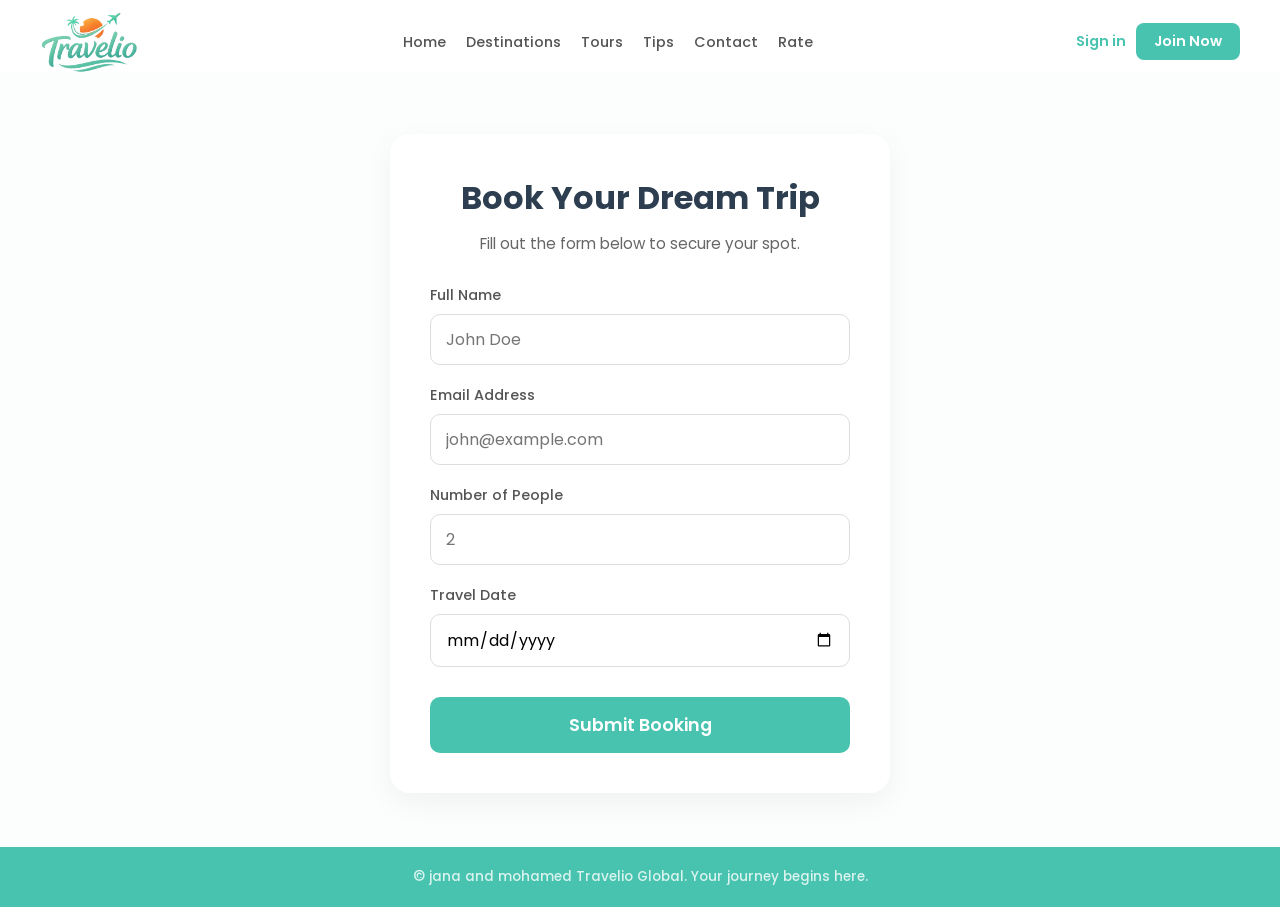
<file: Travel website/Booking.html>
<!doctype html>
<html lang="en">
  <head>
    <meta charset="UTF-8" />
    <meta name="viewport" content="width=device-width, initial-scale=1.0" />
    <title>Travelio - Booking</title>
    <link
      href="https://fonts.googleapis.com/css2?family=Poppins:wght@300;400;600;700&display=swap"
      rel="stylesheet"
    />
    <link rel="stylesheet" href="Styles/booking.css" />
  </head>
  <body>
    <!--  Navbar -->
    <iframe src="navbar.html" class="nav-iframe"></iframe>

    <div class="booking-container">
      <div class="booking-card">
        <h1>Book Your Dream Trip</h1>
        <p class="subtitle">Fill out the form below to secure your spot.</p>
        <form action="index.html" method="get">
          <div class="input-group">
            <label for="name">Full Name</label>
            <input type="text" id="name" placeholder="John Doe" required />
          </div>
          <div class="input-group">
            <label for="email">Email Address</label>
            <input
              type="email"
              id="email"
              placeholder="john@example.com"
              required
            />
          </div>
          <div class="input-group">
            <label for="people">Number of People</label>
            <input
              type="number"
              id="people"
              min="1"
              max="20"
              placeholder="2"
              required
            />
          </div>
          <div class="input-group">
            <label for="date">Travel Date</label>
            <input type="date" id="date" required />
          </div>
          <button type="submit" class="btn-submit">Submit Booking</button>
        </form>
      </div>
    </div>

    <!--  Footer -->
    <iframe src="footer.html" class="footer-iframe" scrolling="no"></iframe>
  </body>
</html>
</file>
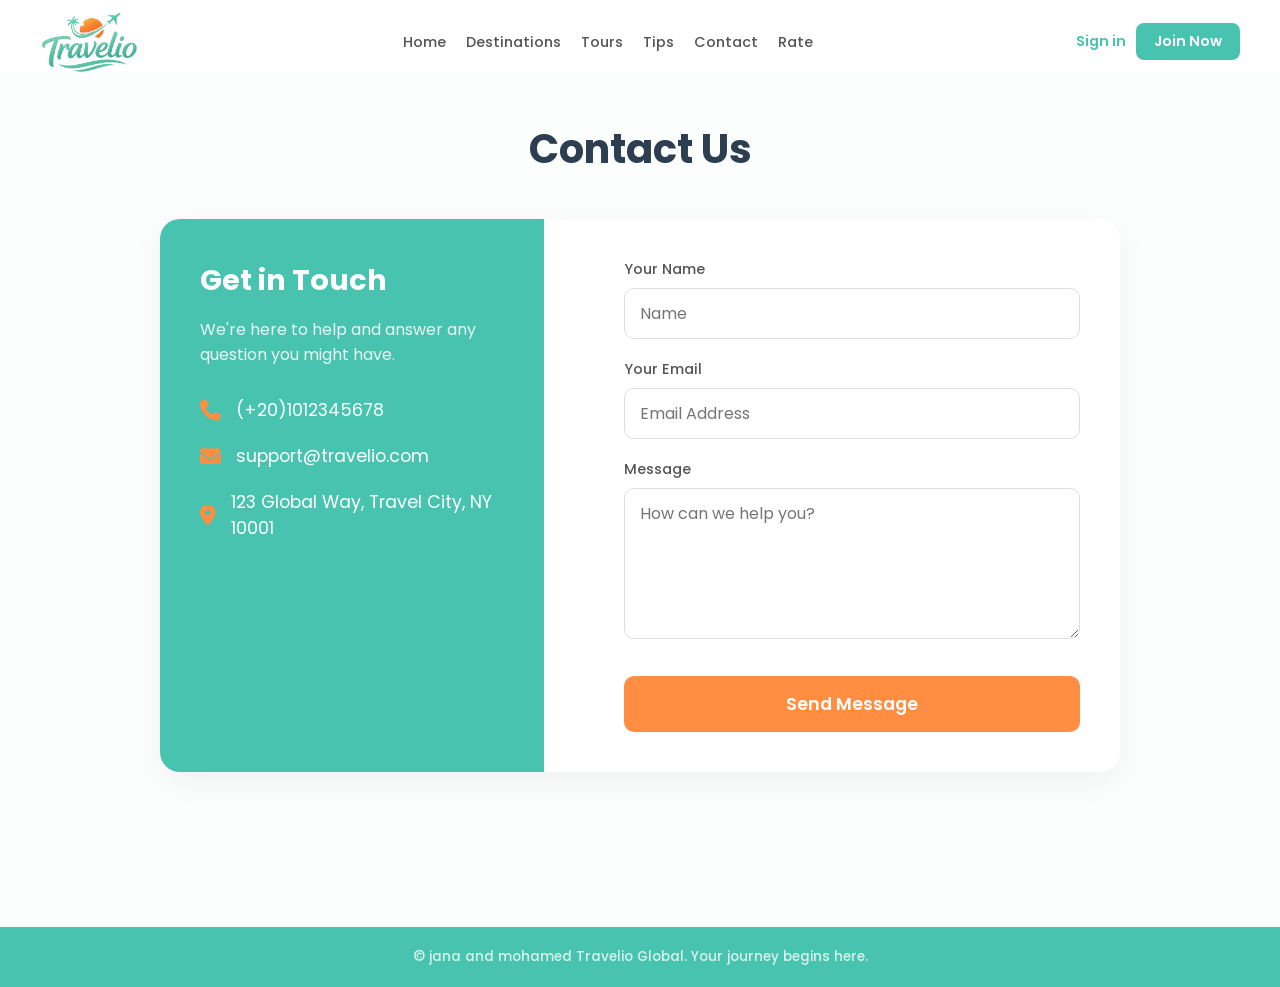
<file: Travel website/Contact.html>
<!doctype html>
<html lang="en">
  <head>
    <meta charset="UTF-8" />
    <meta name="viewport" content="width=device-width, initial-scale=1.0" />
    <title>Travelio - Contact Us</title>
    <link
      href="https://fonts.googleapis.com/css2?family=Poppins:wght@300;400;600;700&display=swap"
      rel="stylesheet"
    />
    <link
      rel="stylesheet"
      href="https://cdnjs.cloudflare.com/ajax/libs/font-awesome/6.4.2/css/all.min.css"
    />
    <link rel="stylesheet" href="Styles/contact.css" />
  </head>
  <body>
    <!--  Navbar -->
    <iframe src="navbar.html" class="nav-iframe"></iframe>

    <div class="contact-container">
      <h1 class="page-title">Contact Us</h1>

      <div class="contact-wrapper">
        <div class="contact-info">
          <h3>Get in Touch</h3>
          <p>We're here to help and answer any question you might have.</p>

          <div class="info-item">
            <i class="fa-solid fa-phone"></i>
            <span>(+20)1012345678</span>
          </div>
          <div class="info-item">
            <i class="fa-solid fa-envelope"></i>
            <span>support@travelio.com</span>
          </div>
          <div class="info-item">
            <i class="fa-solid fa-location-dot"></i>
            <span>123 Global Way, Travel City, NY 10001</span>
          </div>
        </div>

        <div class="contact-form">
          <form action="#" method="get">
            <div class="input-group">
              <label for="name">Your Name</label>
              <input type="text" id="name" placeholder="Name" required />
            </div>
            <div class="input-group">
              <label for="email">Your Email</label>
              <input
                type="email"
                id="email"
                placeholder="Email Address"
                required
              />
            </div>
            <div class="input-group">
              <label for="message">Message</label>
              <textarea
                id="message"
                rows="5"
                placeholder="How can we help you?"
                required
              ></textarea>
            </div>
            <button type="submit" class="btn-submit">Send Message</button>
          </form>
        </div>
      </div>
    </div>

    <!--  Footer -->
    <iframe src="footer.html" class="footer-iframe" scrolling="no"></iframe>
  </body>
</html>
</file>
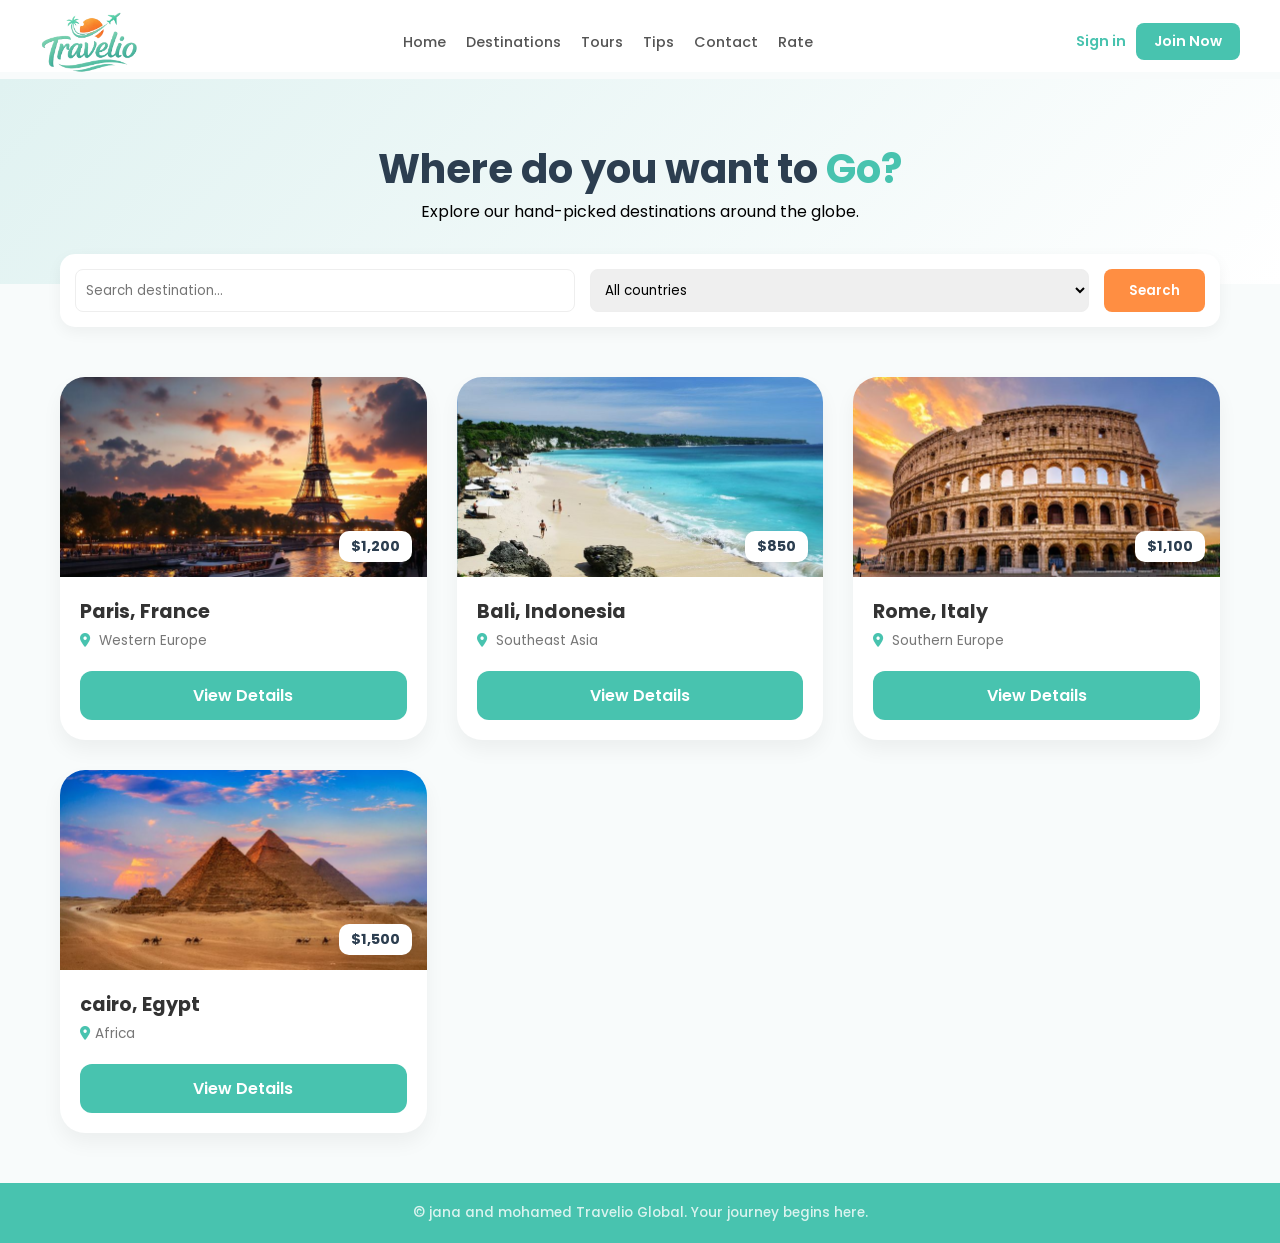
<file: Travel website/Destinations.html>
<!doctype html>
<html lang="en">
  <head>
    <meta charset="UTF-8" />
    <meta name="viewport" content="width=device-width, initial-scale=1.0" />
    <title>Travelio - Destinations</title>
    <link
      href="https://fonts.googleapis.com/css2?family=Poppins:wght@300;400;600;700&display=swap"
      rel="stylesheet"
    />
    <link
      rel="stylesheet"
      href="https://cdnjs.cloudflare.com/ajax/libs/font-awesome/6.4.2/css/all.min.css"
    />
    <link rel="stylesheet" href="Styles/destination.css" />
  </head>
  <body>
    <!--  Navbar -->
    <iframe src="navbar.html" class="nav-iframe" scrolling="no"></iframe>

    <header class="dest-hero">
      <h1>Where do you want to <span class="highlight">Go?</span></h1>
      <p>Explore our hand-picked destinations around the globe.</p>
    </header>

    <section class="container">
      <!-- Filter Bar -->
      <div class="filter-bar">
        <input type="text" placeholder="Search destination..." />
        <select>
          <option>All countries</option>
          <option>paris</option>
          <option>Egypt</option>
          <option>Rome</option>
          <option>Jaban</option>
          <option>America</option>
          <option>Bali</option>
        </select>
        <button class="filter-btn">Search</button>
      </div>

      <!-- Destination Grid -->
      <div class="dest-grid">
        <!-- Card 1 -->
        <div class="dest-card">
          <div class="dest-img" style="background-image: url(Img/paris.jfif)">
            <span class="price-tag">$1,200</span>
          </div>
          <div class="dest-info">
            <h3>Paris, France</h3>
            <p><i class="fa-solid fa-location-dot"></i> Western Europe</p>
            <a href="DestinationsDetails.html" class="view-btn">View Details</a>
          </div>
        </div>

        <!-- Card 2 -->
        <div class="dest-card">
          <div class="dest-img" style="background-image: url(Img/bali.jfif)">
            <span class="price-tag">$850</span>
          </div>
          <div class="dest-info">
            <h3>Bali, Indonesia</h3>
            <p><i class="fa-solid fa-location-dot"></i> Southeast Asia</p>
            <a href="DestinationsDetails.html" class="view-btn">View Details</a>
          </div>
        </div>

        <!-- Card 3 -->
        <div class="dest-card">
          <div class="dest-img" style="background-image: url(Img/rome.jfif)">
            <span class="price-tag">$1,100</span>
          </div>
          <div class="dest-info">
            <h3>Rome, Italy</h3>
            <p><i class="fa-solid fa-location-dot"></i> Southern Europe</p>
            <a href="DestinationsDetails.html" class="view-btn">View Details</a>
          </div>
        </div>

        <!-- Card 4 -->
        <div class="dest-card">
          <div class="dest-img" style="background-image: url(Img/egypt.jfif)">
            <span class="price-tag">$1,500</span>
          </div>
          <div class="dest-info">
            <h3>cairo, Egypt</h3>
            <p><i class="fa-solid fa-location-dot"></i>Africa</p>
            <a href="DestinationsDetails.html" class="view-btn">View Details</a>
          </div>
        </div>
      </div>
    </section>

    <!-- Shared Footer -->
    <iframe src="footer.html" class="footer-iframe" scrolling="no"></iframe>
  </body>
</html>
</file>
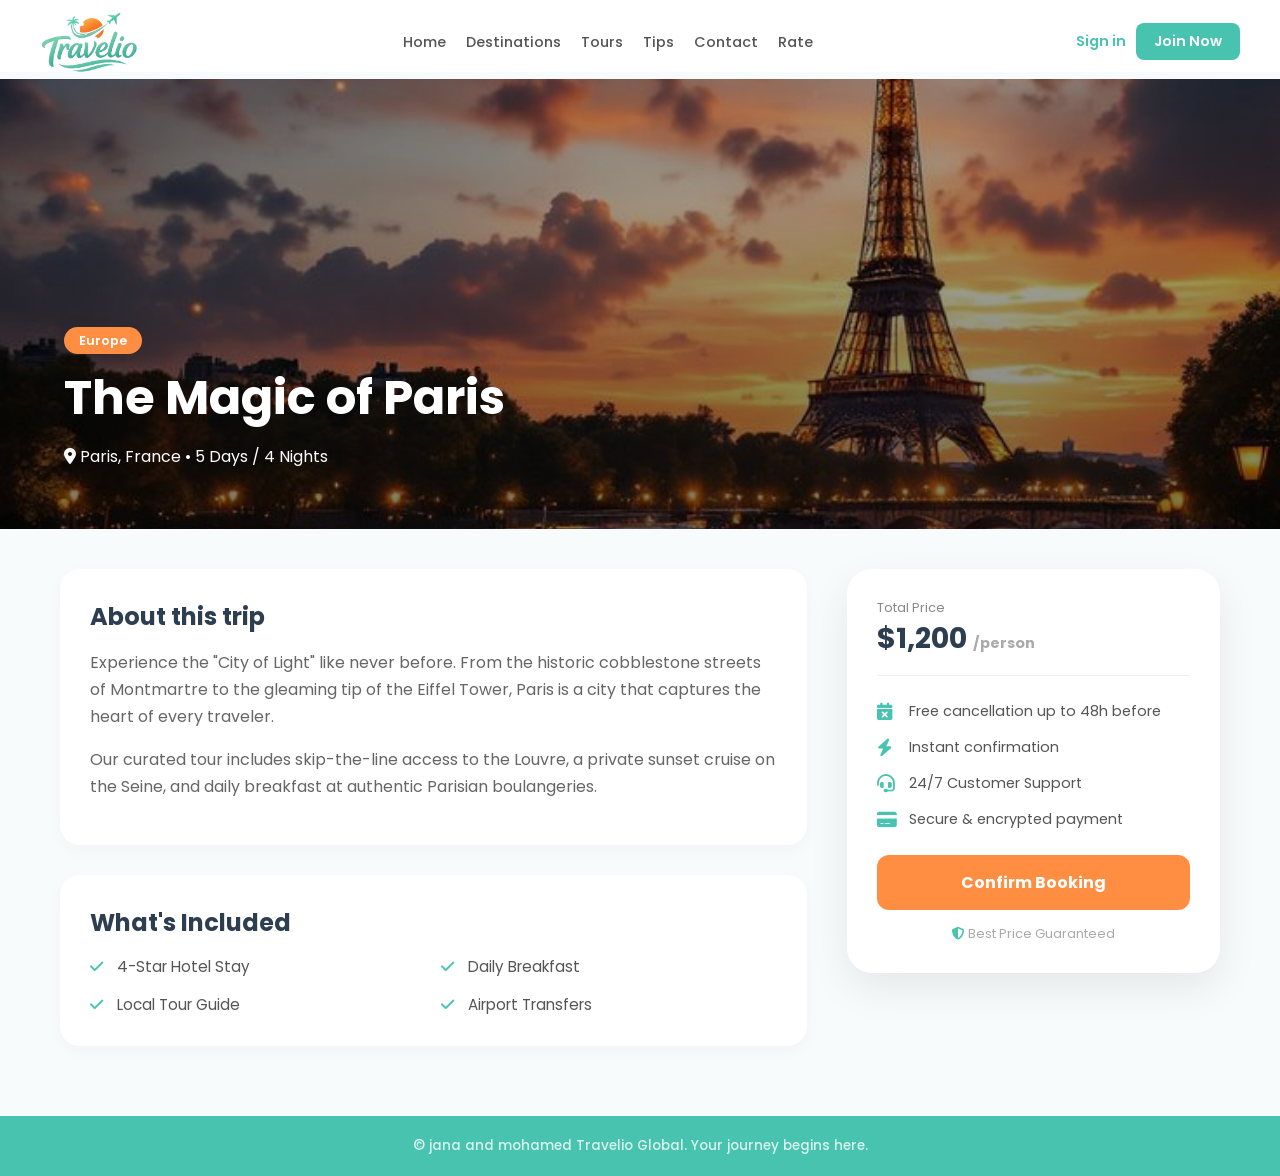
<file: Travel website/DestinationsDetails.html>
<!doctype html>
<html lang="en">
  <head>
    <meta charset="UTF-8" />
    <meta name="viewport" content="width=device-width, initial-scale=1.0" />
    <title>Travelio - Destination Details</title>
    <link
      href="https://fonts.googleapis.com/css2?family=Poppins:wght@300;400;600;700&display=swap"
      rel="stylesheet"
    />
    <link
      rel="stylesheet"
      href="https://cdnjs.cloudflare.com/ajax/libs/font-awesome/6.4.2/css/all.min.css"
    />
    <link rel="stylesheet" href="Styles/d_details.css" />
  </head>
  <body>
    <!--  Navbar -->
    <iframe src="navbar.html" class="nav-iframe" scrolling="no"></iframe>

    <!-- Hero Header -->
    <header
      class="details-hero"
      style="
        background-image:
          linear-gradient(rgba(0, 0, 0, 0.3), rgba(0, 0, 0, 0.5)),
          url(Img/paris.jfif);
      "
    >
      <div class="hero-text">
        <span class="category-tag">Europe</span>
        <h1>The Magic of Paris</h1>
        <p>
          <i class="fa-solid fa-location-dot"></i> Paris, France • 5 Days / 4
          Nights
        </p>
      </div>
    </header>

    <main class="details-container">
      <!-- Left Column -->
      <section class="info-column">
        <div class="card">
          <h2>About this trip</h2>
          <p>
            Experience the "City of Light" like never before. From the historic
            cobblestone streets of Montmartre to the gleaming tip of the Eiffel
            Tower, Paris is a city that captures the heart of every traveler.
          </p>
          <p>
            Our curated tour includes skip-the-line access to the Louvre, a
            private sunset cruise on the Seine, and daily breakfast at authentic
            Parisian boulangeries.
          </p>
        </div>

        <div class="card">
          <h2>What's Included</h2>
          <ul class="list">
            <li><i class="fa-solid fa-check"></i> 4-Star Hotel Stay</li>
            <li><i class="fa-solid fa-check"></i> Daily Breakfast</li>
            <li><i class="fa-solid fa-check"></i> Local Tour Guide</li>
            <li><i class="fa-solid fa-check"></i> Airport Transfers</li>
          </ul>
        </div>
      </section>

      <!-- Right Column: -->
      <aside class="booking-column">
        <div class="booking-card">
          <div class="price-header">
            <span class="label">Total Price</span>
            <span class="amount">$1,200 <small>/person</small></span>
          </div>

          <div class="booking-highlights">
            <div class="highlight-item">
              <i class="fa-solid fa-calendar-xmark"></i>
              <span>Free cancellation up to 48h before</span>
            </div>
            <div class="highlight-item">
              <i class="fa-solid fa-bolt"></i>
              <span>Instant confirmation</span>
            </div>
            <div class="highlight-item">
              <i class="fa-solid fa-headset"></i>
              <span>24/7 Customer Support</span>
            </div>
            <div class="highlight-item">
              <i class="fa-solid fa-credit-card"></i>
              <span>Secure & encrypted payment</span>
            </div>
          </div>

          <a href="Booking.html" class="book-btn">Confirm Booking</a>

          <p class="guarantee">
            <i class="fa-solid fa-shield-halved"></i> Best Price Guaranteed
          </p>
        </div>
      </aside>
    </main>

    <!-- Footer -->
    <iframe src="footer.html" class="footer-iframe" scrolling="no"></iframe>
  </body>
</html>
</file>
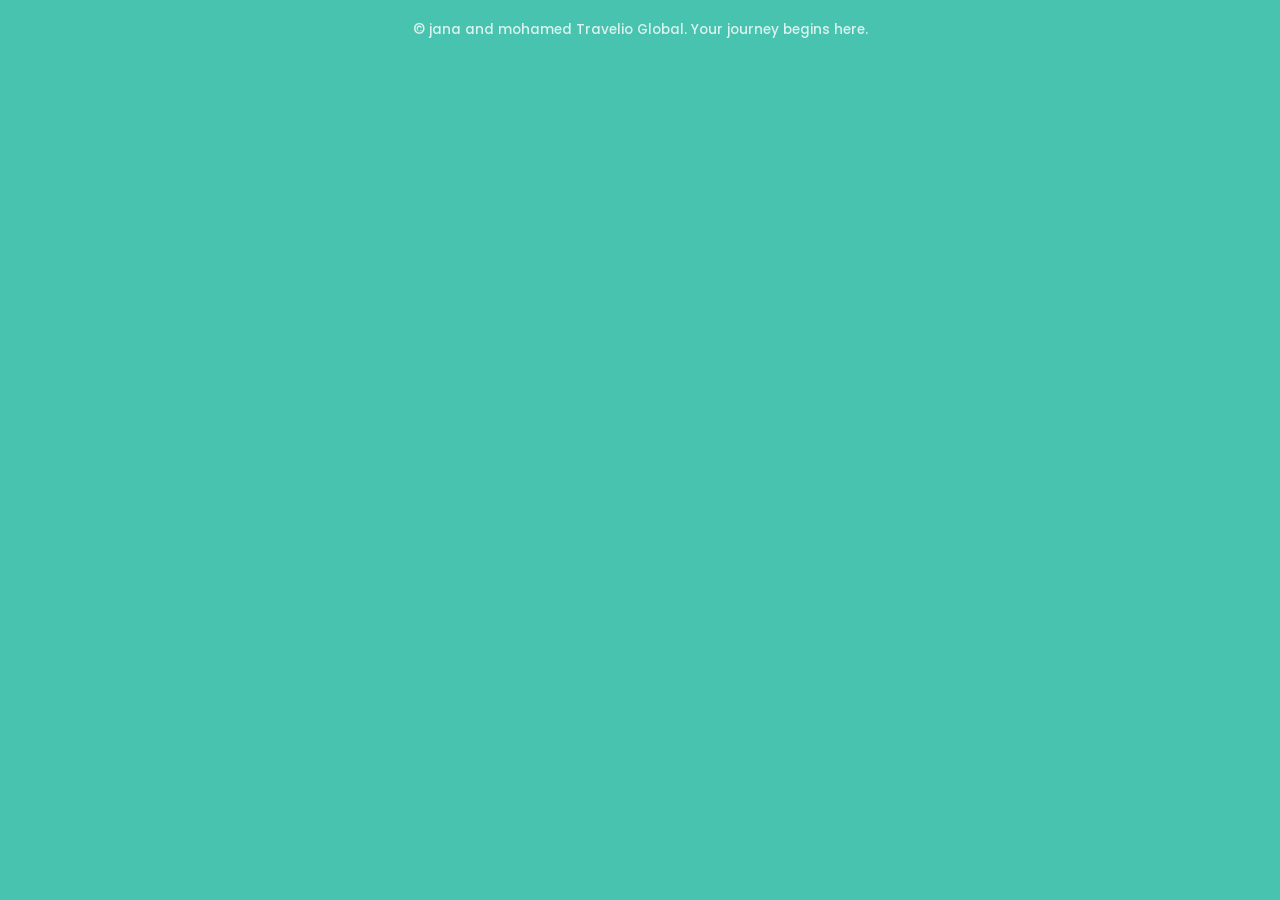
<file: Travel website/footer.html>
<!doctype html>
<html>
  <head>
    <link
      href="https://fonts.googleapis.com/css2?family=Poppins:wght@400&display=swap"
      rel="stylesheet"
    />
    <style>
      body {
        margin: 0;
        background: #48c3af;
        color: white;
        font-family: "Poppins", sans-serif;
        font-weight: 500;
        text-align: center;
      }
      .footer {
        padding: 20px;
        font-size: 0.85rem;
        opacity: 0.8;
      }
    </style>
  </head>
  <body>
    <div class="footer">
      &copy; jana and mohamed Travelio Global. Your journey begins here.
    </div>
  </body>
</html>
</file>
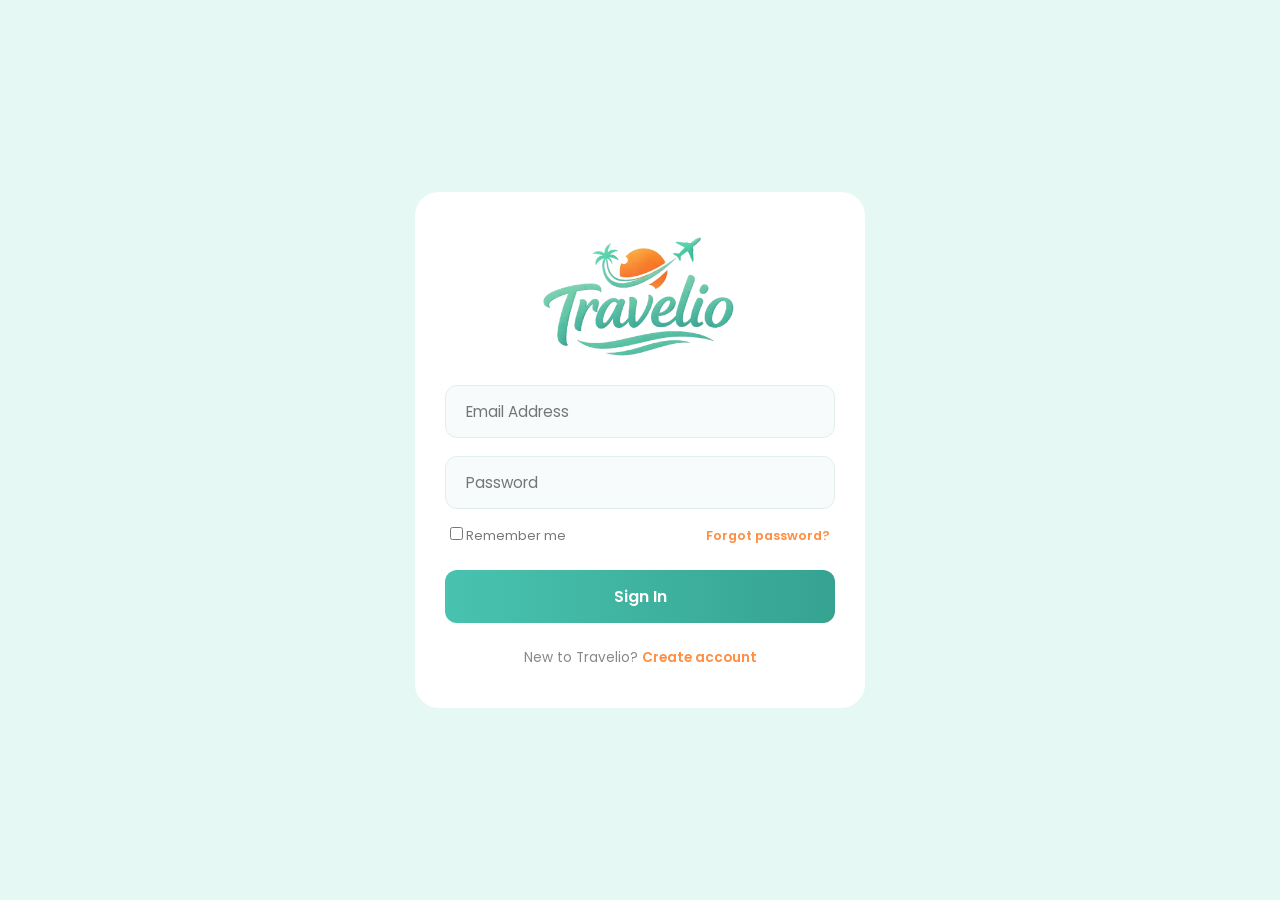
<file: Travel website/Login.html>
<!doctype html>
<html lang="en">
  <head>
    <meta charset="UTF-8" />
    <meta name="viewport" content="width=device-width, initial-scale=1.0" />
    <title>Travelio - Login</title>
    <link
      href="https://fonts.googleapis.com/css2?family=Poppins:wght@300;400;600&display=swap"
      rel="stylesheet"
    />
    <link rel="stylesheet" href="Styles/login.css" />
  </head>
  <body>
    <div class="login-card">
      <div class="logo-container">
        <img src="Img/logo.png" alt="Travelio Logo" class="logo" />
      </div>

      <form action="index.html" method="post">
        <div class="input-group">
          <input type="email" placeholder="Email Address" required />
        </div>

        <div class="input-group">
          <input type="password" placeholder="Password" required />
        </div>

        <div class="actions">
          <label><input type="checkbox" /> Remember me</label>
          <a href="#">Forgot password?</a>
        </div>

        <button type="submit" class="login-btn">Sign In</button>
      </form>

      <div class="create-account">
        <p>New to Travelio? <a href="Register.html">Create account</a></p>
      </div>
    </div>
  </body>
</html>
</file>
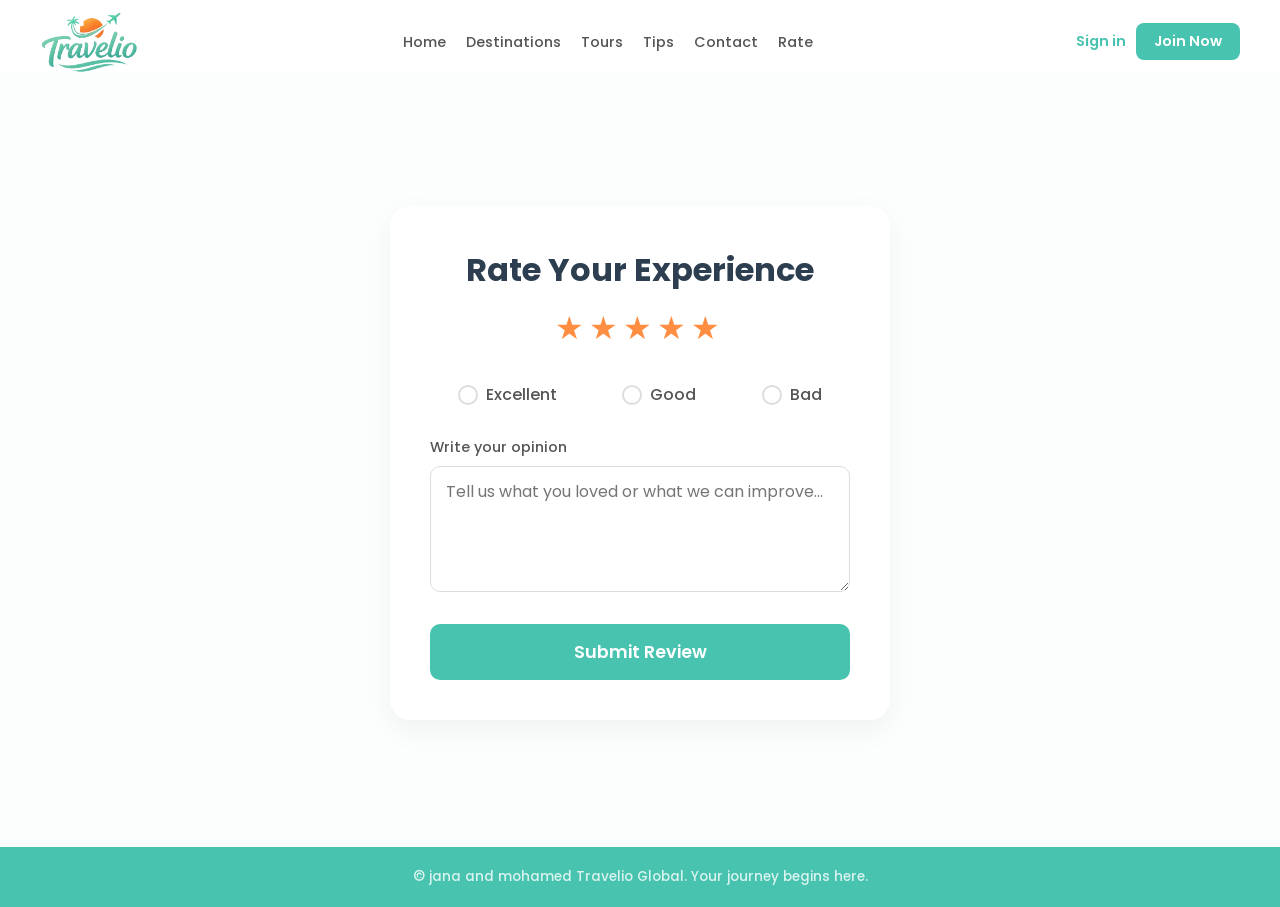
<file: Travel website/Rate.html>
<!doctype html>
<html lang="en">
  <head>
    <meta charset="UTF-8" />
    <meta name="viewport" content="width=device-width, initial-scale=1.0" />
    <title>Travelio - Rate Us</title>
    <link href="https://fonts.googleapis.com/css2?family=Poppins:wght@300;400;600;700&display=swap" rel="stylesheet" />
    <link rel="stylesheet" href="Styles/rate.css" />
  </head>
  <body>
    <!--  Navbar -->
    <iframe src="navbar.html" class="nav-iframe"></iframe>

    <div class="rate-container">
      <div class="rate-card">
        <h1>Rate Your Experience</h1>
        <div class="stars">
          <span style="color:#ff8e42">★</span><span style="color:#ff8e42">★</span><span style="color:#ff8e42">★</span><span style="color:#ff8e42">★</span><span style="color:#ff8e42">★</span>
        </div>
        
        <form action="#" method="get">
          <div class="radio-group">
            <label class="radio-option">
              <input type="radio" name="experience" value="Excellent" required>
              <span class="custom-radio"></span> Excellent
            </label>
            <label class="radio-option">
              <input type="radio" name="experience" value="Good">
              <span class="custom-radio"></span> Good
            </label>
            <label class="radio-option">
              <input type="radio" name="experience" value="Bad">
              <span class="custom-radio"></span> Bad
            </label>
          </div>
          
          <div class="input-group">
            <label for="feedback">Write your opinion</label>
            <textarea id="feedback" rows="4" placeholder="Tell us what you loved or what we can improve..." required></textarea>
          </div>
          
          <button type="submit" class="btn-submit">Submit Review</button>
        </form>
      </div>
    </div>

    <!--  Footer -->
    <iframe src="footer.html" class="footer-iframe" scrolling="no"></iframe>
  </body>
</html>
</file>
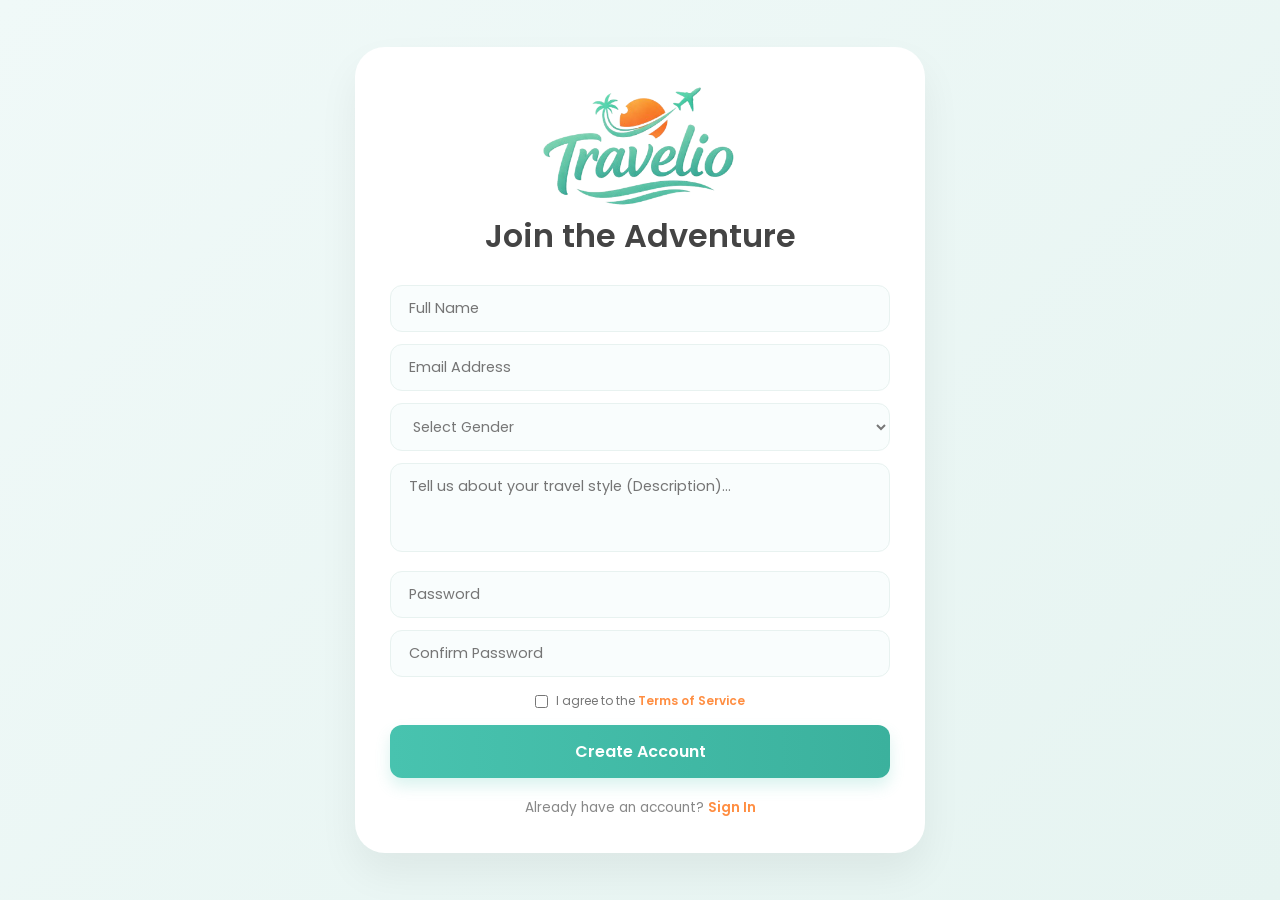
<file: Travel website/Register.html>
<!doctype html>
<html lang="en">
  <head>
    <meta charset="UTF-8" />
    <meta name="viewport" content="width=device-width, initial-scale=1.0" />
    <title>Travelio - Register</title>
    <link
      href="https://fonts.googleapis.com/css2?family=Poppins:wght@300;400;600&display=swap"
      rel="stylesheet"
    />
    <link rel="stylesheet" href="Styles/register.css" />
  </head>
  <body>
    <div class="register-card">
      <div class="logo-box">
        <img src="Img/logo.png" alt="Travelio Logo" class="logo" />
        <h2>Join the Adventure</h2>
      </div>

      <form action="index.html" method="post">
        <div class="input-row">
          <input type="text" placeholder="Full Name" required />
        </div>

        <div class="input-row">
          <input type="email" placeholder="Email Address" required />
        </div>

        <div class="input-row">
          <select id="gender" required>
            <option value="" disabled selected>Select Gender</option>
            <option value="male">Male</option>
            <option value="female">Female</option>
          </select>
        </div>

        <div class="input-row">
          <textarea
            placeholder="Tell us about your travel style (Description)..."
            rows="3"
          ></textarea>
        </div>

        <div class="input-row">
          <input type="password" placeholder="Password" required />
        </div>

        <div class="input-row">
          <input type="password" placeholder="Confirm Password" required />
        </div>

        <div class="terms-box">
          <input type="checkbox" id="terms" required />
          <label for="terms"
            >I agree to the <a href="#">Terms of Service</a></label
          >
        </div>

        <button type="submit" class="signup-btn">Create Account</button>
      </form>

      <div class="login-redirect">
        <p>Already have an account? <a href="login.html">Sign In</a></p>
      </div>
    </div>
  </body>
</html>
</file>
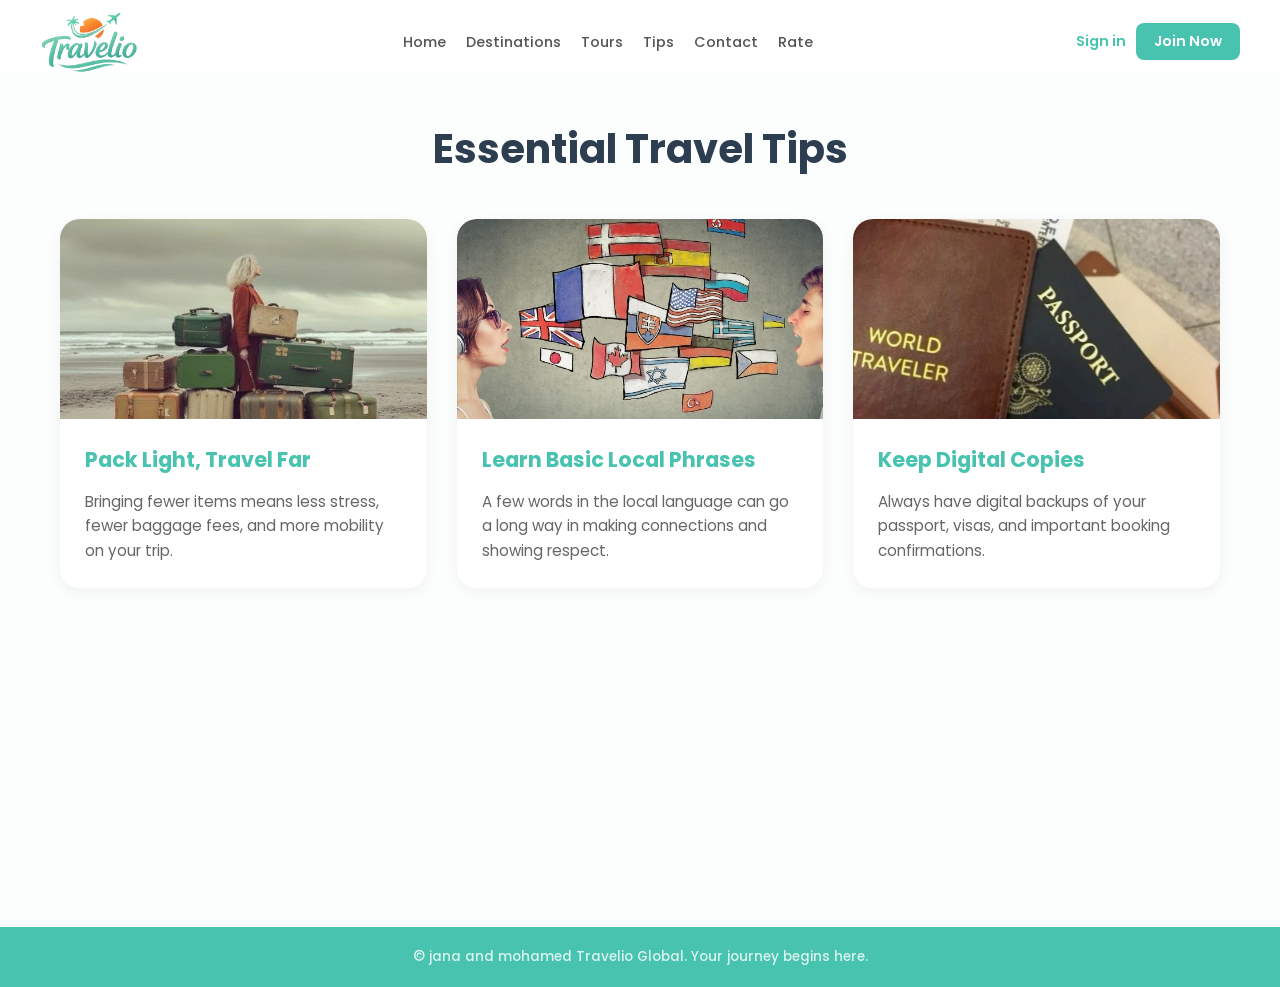
<file: Travel website/Tips.html>
<!doctype html>
<html lang="en">
  <head>
    <meta charset="UTF-8" />
    <meta name="viewport" content="width=device-width, initial-scale=1.0" />
    <title>Travelio - Travel Tips</title>
    <link
      href="https://fonts.googleapis.com/css2?family=Poppins:wght@300;400;600;700&display=swap"
      rel="stylesheet"
    />
    <link rel="stylesheet" href="Styles/tips.css" />
  </head>
  <body>
    <!--  Navbar -->
    <iframe src="navbar.html" class="nav-iframe"></iframe>

    <div class="tips-container">
      <h1 class="page-title">Essential Travel Tips</h1>

      <div class="tips-grid">
        <article class="tip-card">
          <div
            class="tip-img"
            style="background-image: url(&quot;Img/pack.jfif&quot;)"
          ></div>
          <div class="tip-content">
            <h3>Pack Light, Travel Far</h3>
            <p>
              Bringing fewer items means less stress, fewer baggage fees, and
              more mobility on your trip.
            </p>
          </div>
        </article>
        <article class="tip-card">
          <div
            class="tip-img"
            style="background-image: url(&quot;Img/language.jfif&quot;)"
          ></div>
          <div class="tip-content">
            <h3>Learn Basic Local Phrases</h3>
            <p>
              A few words in the local language can go a long way in making
              connections and showing respect.
            </p>
          </div>
        </article>
        <article class="tip-card">
          <div
            class="tip-img"
            style="background-image: url(&quot;Img/passport.jfif&quot;)"
          ></div>
          <div class="tip-content">
            <h3>Keep Digital Copies</h3>
            <p>
              Always have digital backups of your passport, visas, and important
              booking confirmations.
            </p>
          </div>
        </article>
      </div>
    </div>

    <!--  Footer -->
    <iframe src="footer.html" class="footer-iframe" scrolling="no"></iframe>
  </body>
</html>
</file>
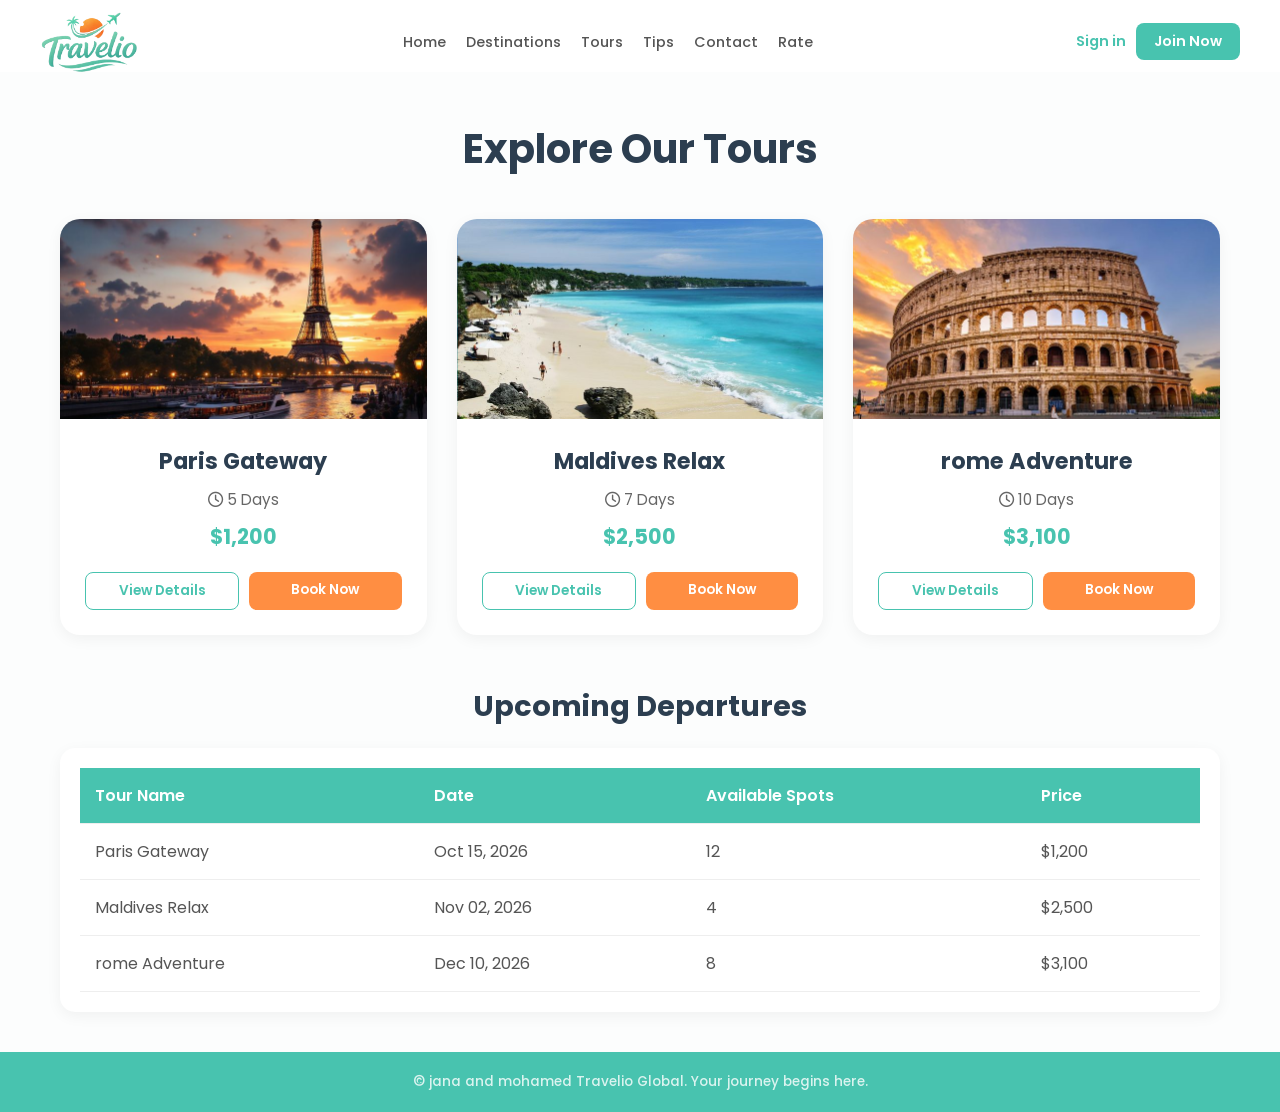
<file: Travel website/Tours.html>
<!doctype html>
<html lang="en">
  <head>
    <meta charset="UTF-8" />
    <meta name="viewport" content="width=device-width, initial-scale=1.0" />
    <title>Travelio - Tours</title>
    <link
      href="https://fonts.googleapis.com/css2?family=Poppins:wght@300;400;600;700&display=swap"
      rel="stylesheet"
    />
    <link
      rel="stylesheet"
      href="https://cdnjs.cloudflare.com/ajax/libs/font-awesome/6.4.2/css/all.min.css"
    />
    <link rel="stylesheet" href="Styles/tours.css" />
  </head>
  <body>
    <!--  Navbar -->
    <iframe src="navbar.html" class="nav-iframe"></iframe>

    <div class="tours-container">
      <h1 class="page-title">Explore Our Tours</h1>

      <div class="cards-grid">
        <div class="tour-card">
          <div
            class="tour-img"
            style="background-image: url(Img/paris.jfif)"
          ></div>
          <div class="tour-info">
            <h3>Paris Gateway</h3>
            <p><i class="fa-regular fa-clock"></i> 5 Days</p>
            <p class="price">$1,200</p>
            <div class="tour-actions">
              <a href="ToursDetails.html" class="btn-view">View Details</a>
              <a href="Booking.html" class="btn-book-now">Book Now</a>
            </div>
          </div>
        </div>
        <div class="tour-card">
          <div
            class="tour-img"
            style="background-image: url(Img/bali.jfif)"
          ></div>
          <div class="tour-info">
            <h3>Maldives Relax</h3>
            <p><i class="fa-regular fa-clock"></i> 7 Days</p>
            <p class="price">$2,500</p>
            <div class="tour-actions">
              <a href="ToursDetails.html" class="btn-view">View Details</a>
              <a href="Booking.html" class="btn-book-now">Book Now</a>
            </div>
          </div>
        </div>
        <div class="tour-card">
          <div
            class="tour-img"
            style="background-image: url(Img/rome.jfif)"
          ></div>
          <div class="tour-info">
            <h3>rome Adventure</h3>
            <p><i class="fa-regular fa-clock"></i> 10 Days</p>
            <p class="price">$3,100</p>
            <div class="tour-actions">
              <a href="ToursDetails.html" class="btn-view">View Details</a>
              <a href="Booking.html" class="btn-book-now">Book Now</a>
            </div>
          </div>
        </div>
      </div>

      <h2 class="section-title">Upcoming Departures</h2>
      <div class="table-container">
        <table class="tours-table">
          <thead>
            <tr>
              <th>Tour Name</th>
              <th>Date</th>
              <th>Available Spots</th>
              <th>Price</th>
            </tr>
          </thead>
          <tbody>
            <tr>
              <td>Paris Gateway</td>
              <td>Oct 15, 2026</td>
              <td>12</td>
              <td>$1,200</td>
            </tr>
            <tr>
              <td>Maldives Relax</td>
              <td>Nov 02, 2026</td>
              <td>4</td>
              <td>$2,500</td>
            </tr>
            <tr>
              <td>rome Adventure</td>
              <td>Dec 10, 2026</td>
              <td>8</td>
              <td>$3,100</td>
            </tr>
          </tbody>
        </table>
      </div>
    </div>

    <!--  Footer -->
    <iframe src="footer.html" class="footer-iframe" scrolling="no"></iframe>
  </body>
</html>
</file>
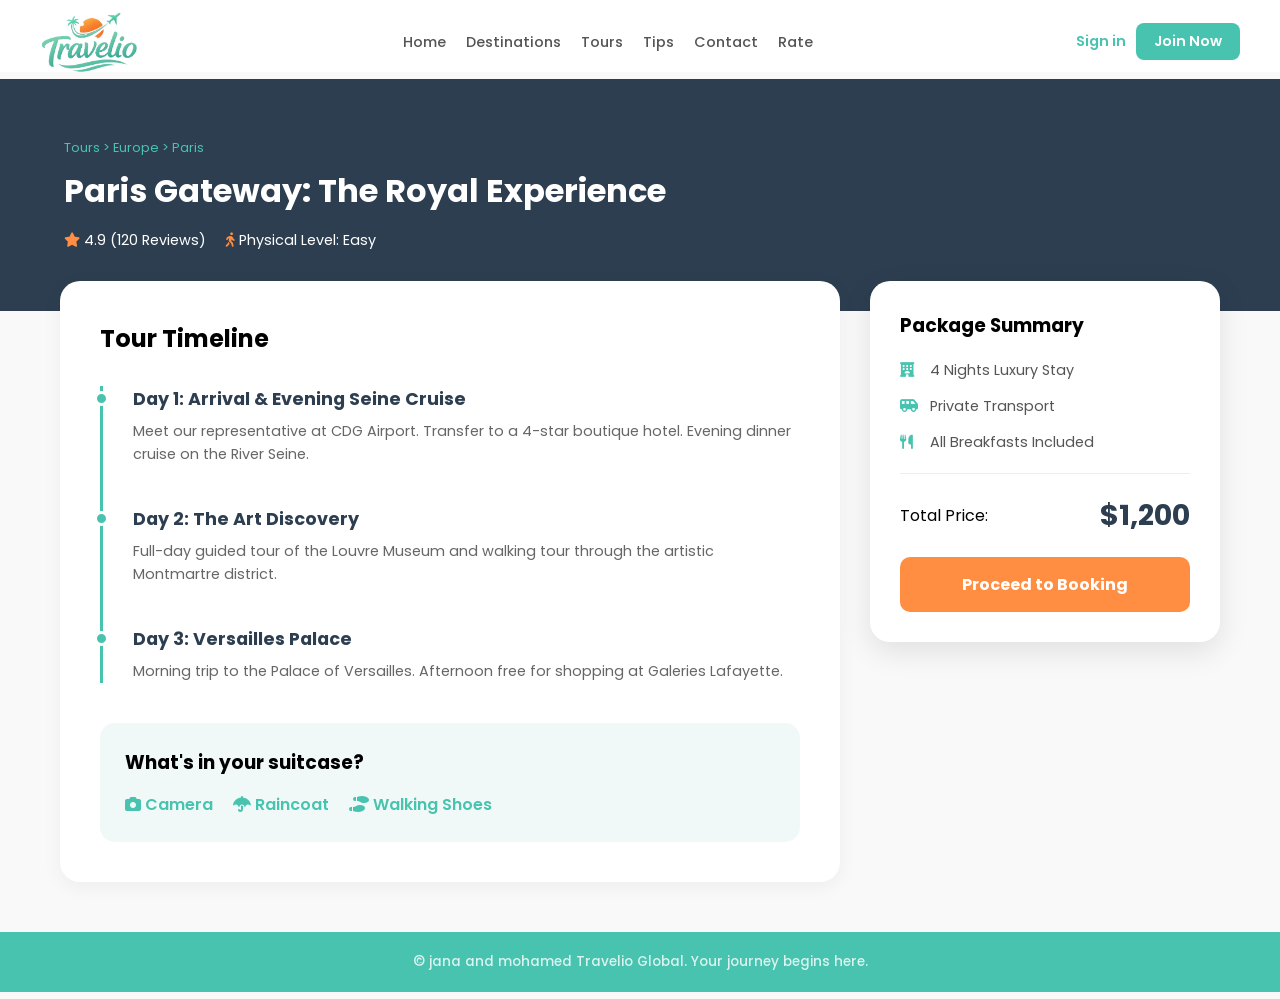
<file: Travel website/ToursDetails.html>
<!doctype html>
<html lang="en">
  <head>
    <meta charset="UTF-8" />
    <title>Travelio - Tour Details</title>
    <link
      href="https://fonts.googleapis.com/css2?family=Poppins:wght@300;400;600;700&display=swap"
      rel="stylesheet"
    />
    <link
      rel="stylesheet"
      href="https://cdnjs.cloudflare.com/ajax/libs/font-awesome/6.4.2/css/all.min.css"
    />
    <link rel="stylesheet" href="Styles/tour_details.css" />
  </head>
  <body>
    <iframe src="navbar.html" class="nav-iframe"></iframe>

    <div class="tour-header-section">
      <div class="header-content">
        <div class="tour-path">Tours > Europe > Paris</div>
        <h1>Paris Gateway: The Royal Experience</h1>
        <div class="tour-meta">
          <span><i class="fa-solid fa-star"></i> 4.9 (120 Reviews)</span>
          <span
            ><i class="fa-solid fa-person-walking"></i> Physical Level:
            Easy</span
          >
        </div>
      </div>
    </div>

    <main class="tour-main">
      <div class="tour-content">
        <section class="itinerary-section">
          <h2>Tour Timeline</h2>
          <div class="timeline">
            <div class="timeline-item">
              <div class="dot"></div>
              <div class="time-info">
                <h3>Day 1: Arrival & Evening Seine Cruise</h3>
                <p>
                  Meet our representative at CDG Airport. Transfer to a 4-star
                  boutique hotel. Evening dinner cruise on the River Seine.
                </p>
              </div>
            </div>
            <div class="timeline-item">
              <div class="dot"></div>
              <div class="time-info">
                <h3>Day 2: The Art Discovery</h3>
                <p>
                  Full-day guided tour of the Louvre Museum and walking tour
                  through the artistic Montmartre district.
                </p>
              </div>
            </div>
            <div class="timeline-item">
              <div class="dot"></div>
              <div class="time-info">
                <h3>Day 3: Versailles Palace</h3>
                <p>
                  Morning trip to the Palace of Versailles. Afternoon free for
                  shopping at Galeries Lafayette.
                </p>
              </div>
            </div>
          </div>
        </section>

        <section class="packing-section">
          <h3>What's in your suitcase?</h3>
          <div class="packing-grid">
            <span><i class="fa-solid fa-camera"></i> Camera</span>
            <span><i class="fa-solid fa-umbrella"></i> Raincoat</span>
            <span><i class="fa-solid fa-shoe-prints"></i> Walking Shoes</span>
          </div>
        </section>
      </div>

      <aside class="tour-sidebar">
        <div class="summary-card">
          <h3>Package Summary</h3>
          <ul class="summary-list">
            <li><i class="fa-solid fa-hotel"></i> 4 Nights Luxury Stay</li>
            <li><i class="fa-solid fa-van-shuttle"></i> Private Transport</li>
            <li>
              <i class="fa-solid fa-utensils"></i> All Breakfasts Included
            </li>
          </ul>
          <div class="price-box">
            <span>Total Price:</span>
            <span class="final-price">$1,200</span>
          </div>
          <a href="Booking.html" class="full-book-btn">Proceed to Booking</a>
        </div>
      </aside>
    </main>

    <iframe src="footer.html" class="footer-iframe" scrolling="no"></iframe>
  </body>
</html>
</file>
<file: Travel website/Styles/booking.css>
* { margin: 0; padding: 0; box-sizing: border-box; font-family: "Poppins", sans-serif; }
body { background-color: #fcfdfd; overflow-x: hidden; }

/* Iframe styles */
.nav-iframe { width: 100%; height: 72px; border: none; position: sticky; top: 0; z-index: 1000; }
@media (max-width: 850px) { .nav-iframe { height: 120px; } }
.footer-iframe { width: 100%; height: 60px; border: none; display: block; }

/* Booking Page */
.booking-container { min-height: calc(100vh - 132px); display: flex; justify-content: center; align-items: center; padding: 40px 20px; }
.booking-card { background: white; padding: 40px; border-radius: 20px; box-shadow: 0 10px 30px rgba(0,0,0,0.05); width: 100%; max-width: 500px; text-align: center; }
.booking-card h1 { color: #2c3e50; font-size: 2rem; margin-bottom: 10px; }
.subtitle { color: #666; margin-bottom: 30px; font-size: 0.95rem; }

.input-group { text-align: left; margin-bottom: 20px; }
.input-group label { display: block; margin-bottom: 8px; font-weight: 500; color: #555; font-size: 0.9rem; }
.input-group input { width: 100%; padding: 12px 15px; border: 1px solid #ddd; border-radius: 10px; font-size: 1rem; transition: 0.3s; outline: none; }
.input-group input:focus { border-color: #48c3af; box-shadow: 0 0 0 3px rgba(72, 195, 175, 0.2); }

.btn-submit { width: 100%; padding: 15px; background: #48c3af; color: white; border: none; border-radius: 10px; font-size: 1.1rem; font-weight: 600; cursor: pointer; transition: 0.3s; margin-top: 10px; }
.btn-submit:hover { background: #3ba896; }
</file>
<file: Travel website/Styles/contact.css>
* { margin: 0; padding: 0; box-sizing: border-box; font-family: "Poppins", sans-serif; }
body { background-color: #fcfdfd; overflow-x: hidden; }

/* Iframe styles */
.nav-iframe { width: 100%; height: 72px; border: none; position: sticky; top: 0; z-index: 1000; }
@media (max-width: 850px) { .nav-iframe { height: 120px; } }
.footer-iframe { width: 100%; height: 60px; border: none; display: block; }

/* Contact Page */
.contact-container { max-width: 1000px; margin: 40px auto; padding: 0 20px; min-height: calc(100vh - 132px); }
.page-title { text-align: center; color: #2c3e50; font-size: 2.5rem; margin-bottom: 40px; }

.contact-wrapper { display: flex; gap: 40px; background: white; border-radius: 20px; box-shadow: 0 10px 30px rgba(0,0,0,0.05); overflow: hidden; }
@media (max-width: 768px) { .contact-wrapper { flex-direction: column; } }

.contact-info { background: #48c3af; color: white; padding: 40px; flex: 1; }
.contact-info h3 { font-size: 1.8rem; margin-bottom: 15px; }
.contact-info p { margin-bottom: 30px; opacity: 0.9; }
.info-item { display: flex; align-items: center; gap: 15px; margin-bottom: 20px; font-size: 1.1rem; }
.info-item i { font-size: 1.3rem; color: #ff8e42; }

.contact-form { padding: 40px; flex: 1.5; }
.input-group { margin-bottom: 20px; }
.input-group label { display: block; margin-bottom: 8px; font-weight: 500; color: #555; font-size: 0.9rem; }
.input-group input, .input-group textarea { width: 100%; padding: 12px 15px; border: 1px solid #ddd; border-radius: 10px; font-size: 1rem; transition: 0.3s; outline: none; resize: vertical; }
.input-group input:focus, .input-group textarea:focus { border-color: #48c3af; box-shadow: 0 0 0 3px rgba(72, 195, 175, 0.2); }

.btn-submit { width: 100%; padding: 15px; background: #ff8e42; color: white; border: none; border-radius: 10px; font-size: 1.1rem; font-weight: 600; cursor: pointer; transition: 0.3s; margin-top: 10px; }
.btn-submit:hover { background: #e07a34; }
</file>
<file: Travel website/Styles/destination.css>
* {
  margin: 0;
  padding: 0;
  box-sizing: border-box;
  font-family: "Poppins", sans-serif;
}

body {
  background-color: #f8fbfb;
}

/* Iframes */
.nav-iframe {
  width: 100%;
  height: 72px;
  border: none;
  position: sticky;
  top: 0;
  z-index: 1000;
}

@media (max-width: 850px) {
  .nav-iframe {
    height: 120px;
  }
}
.footer-iframe {
  width: 100%;
  height: 60px;
  border: none;
  display: block;
  margin-top: 50px;
}

/* Hero */
.dest-hero {
  background: linear-gradient(135deg, #e0f2f1 0%, #ffffff 100%);
  padding: 60px 20px;
  text-align: center;
}

.dest-hero h1 {
  font-size: 2.5rem;
  color: #2c3e50;
}
.highlight {
  color: #48c3af;
}

/* Container */
.container {
  max-width: 1200px;
  margin: 0 auto;
  padding: 0 20px;
}

/* Filter Bar */
.filter-bar {
  display: flex;
  gap: 15px;
  background: white;
  padding: 15px;
  border-radius: 15px;
  box-shadow: 0 5px 15px rgba(0, 0, 0, 0.05);
  margin-top: -30px;
  margin-bottom: 50px;
}

.filter-bar input,
.filter-bar select {
  flex: 1;
  padding: 10px;
  border: 1px solid #eee;
  border-radius: 8px;
  outline: none;
}

.filter-btn {
  background: #ff8e42;
  color: white;
  border: none;
  padding: 10px 25px;
  border-radius: 8px;
  font-weight: 600;
  cursor: pointer;
}

/* Destination Grid */
.dest-grid {
  display: grid;
  grid-template-columns: repeat(auto-fit, minmax(280px, 1fr));
  gap: 30px;
}

/* Card Styling */
.dest-card {
  background: white;
  border-radius: 25px;
  overflow: hidden;
  box-shadow: 0 10px 20px rgba(0, 0, 0, 0.05);
  transition: transform 0.3s;
}

.dest-card:hover {
  transform: translateY(-10px);
}

.dest-img {
  height: 200px;
  background-size: cover;
  background-position: center;
  position: relative;
}

.price-tag {
  position: absolute;
  bottom: 15px;
  right: 15px;
  background: white;
  color: #2c3e50;
  padding: 5px 12px;
  border-radius: 10px;
  font-weight: 700;
  font-size: 0.9rem;
  box-shadow: 0 4px 10px rgba(0, 0, 0, 0.1);
}

.dest-info {
  padding: 20px;
}

.dest-info h3 {
  font-size: 1.2rem;
  color: #333;
  margin-bottom: 5px;
}

.dest-info p {
  font-size: 0.85rem;
  color: #777;
  margin-bottom: 20px;
}

.dest-info i {
  color: #48c3af;
  margin-right: 5px;
}

.view-btn {
  display: block;
  text-align: center;
  text-decoration: none;
  width: 100%;
  padding: 12px;
  background: #48c3af;
  color: white;
  border: none;
  border-radius: 12px;
  font-weight: 600;
  cursor: pointer;
  transition: 0.3s;
}

.view-btn:hover {
  background: #3bb19d;
  color: white;
}

/* Mobile Responsive */
@media (max-width: 600px) {
  .filter-bar {
    flex-direction: column;
    margin-top: 0;
  }
}
</file>
<file: Travel website/Styles/d_details.css>
* {
  margin: 0;
  padding: 0;
  box-sizing: border-box;
  font-family: "Poppins", sans-serif;
}

body {
  background-color: #f8fbfb;
  color: #444;
}

/* Iframes */
.nav-iframe {
  width: 100%;
  height: 72px;
  border: none;
  position: sticky;
  top: 0;
  z-index: 1000;
}

@media (max-width: 850px) {
  .nav-iframe {
    height: 120px;
  }
}
.footer-iframe {
  width: 100%;
  height: 60px;
  border: none;
  display: block;
}

/* Hero Section */
.details-hero {
  height: 450px;
  background-size: cover;
  background-position: center;
  display: flex;
  align-items: flex-end;
  padding: 60px 5%;
  color: white;
}

.hero-text h1 {
  font-size: 3rem;
  margin: 10px 0;
}
.category-tag {
  background: #ff8e42;
  padding: 5px 15px;
  border-radius: 20px;
  font-size: 0.8rem;
  font-weight: 600;
}

/* Layout Container */
.details-container {
  max-width: 1200px;
  margin: 40px auto;
  padding: 0 20px;
  display: flex;
  gap: 40px;
}

.info-column {
  flex: 2;
}
.booking-column {
  flex: 1;
}

/* Cards Styling */
.card {
  background: white;
  padding: 30px;
  border-radius: 20px;
  margin-bottom: 30px;
  box-shadow: 0 5px 15px rgba(0, 0, 0, 0.03);
}

.card h2 {
  color: #2c3e50;
  margin-bottom: 15px;
  font-size: 1.5rem;
}
.card p {
  line-height: 1.7;
  color: #666;
  margin-bottom: 15px;
}

.list {
  list-style: none;
  display: grid;
  grid-template-columns: 1fr 1fr;
  gap: 15px;
}
.list li {
  font-size: 0.95rem;
  color: #555;
}
.list i {
  color: #48c3af;
  margin-right: 10px;
}

/* Booking Widget */
.booking-card {
  background: white;
  padding: 30px;
  border-radius: 25px;
  box-shadow: 0 15px 40px rgba(0, 0, 0, 0.08);
  position: sticky;
  top: 100px;
}

.price-header {
  margin-bottom: 25px;
  border-bottom: 1px solid #eee;
  padding-bottom: 15px;
}
.price-header .label {
  display: block;
  color: #888;
  font-size: 0.8rem;
}
.price-header .amount {
  font-size: 1.8rem;
  font-weight: 700;
  color: #2c3e50;
}
.price-header small {
  font-size: 0.9rem;
  color: #aaa;
}

.booking-highlights {
  margin-bottom: 25px;
  text-align: left;
}

.highlight-item {
  display: flex;
  align-items: center;
  gap: 12px;
  margin-bottom: 15px;
  font-size: 0.9rem;
  color: #555;
}

.highlight-item i {
  color: #48c3af;
  width: 20px;
  font-size: 1.1rem;
}

.book-btn {
  display: block;
  text-align: center;
  text-decoration: none;
  width: 100%;
  padding: 15px;
  background: #ff8e42;
  color: white;
  border-radius: 12px;
  font-size: 1rem;
  font-weight: 700;
}

.guarantee {
  text-align: center;
  font-size: 0.8rem;
  color: #aaa;
  margin-top: 15px;
}
.guarantee i {
  color: #48c3af;
}

/* Responsive */
@media (max-width: 900px) {
  .details-container {
    flex-direction: column;
  }
  .booking-card {
    position: static;
  }
}
</file>
<file: Travel website/Styles/login.css>
/* General Setup */
* {
  margin: 0;
  padding: 0;
  box-sizing: border-box;
  font-family: "Poppins", sans-serif;
}

body {
  background-color: #e6f8f4;
  height: 100vh;
  display: flex;
  justify-content: center;
  align-items: center;
}

.login-card {
  background: #ffffff;
  width: 100%;
  max-width: 450px;
  padding: 40px 30px;
  border-radius: 24px;
  text-align: center;
}

/* Logo Styling */

.logo {
  width: 200px; /* Adjust based on your image size */
  height: auto;
  margin-bottom: 20px;
}

/* Form Styling */
.input-group {
  margin-bottom: 18px;
}

.input-group input {
  width: 100%;
  padding: 14px 20px;
  background-color: #f8fbfb;
  border: 1.5px solid #e0eeee;
  border-radius: 12px;
  outline: none;
  font-size: 0.95rem;
  transition: all 0.3s ease;
}

.input-group input:focus {
  border-color: #48c3af;
  background-color: #fff;
}

/* Links - Labels */
.actions {
  display: flex;
  justify-content: space-between;
  font-size: 0.8rem;
  color: #777;
  margin-bottom: 25px;
  padding: 0 5px;
}

.actions a {
  color: #ff8e42;
  text-decoration: none;
  font-weight: 600;
}

/* Login Button  */
.login-btn {
  width: 100%;
  padding: 14px;
  background: linear-gradient(to right, #48c3af, #36a391);
  color: white;
  border: none;
  border-radius: 12px;
  font-size: 1rem;
  font-weight: 600;
  cursor: pointer;
  transition: transform 0.2s ease;
}

.login-btn:hover {
  transform: translateY(-2px);
  box-shadow: 0 8px 20px rgba(72, 195, 175, 0.4);
}

/* Footer */
.create-account {
  margin-top: 25px;
  font-size: 0.85rem;
  color: #888;
}

.create-account a {
  color: #ff8e42; /* Matching the Orange sun in your logo */
  text-decoration: none;
  font-weight: 600;
}
</file>
<file: Travel website/Styles/rate.css>
* { margin: 0; padding: 0; box-sizing: border-box; font-family: "Poppins", sans-serif; }
body { background-color: #fcfdfd; overflow-x: hidden; }

/* Iframe styles */
.nav-iframe { width: 100%; height: 72px; border: none; position: sticky; top: 0; z-index: 1000; }
@media (max-width: 850px) { .nav-iframe { height: 120px; } }
.footer-iframe { width: 100%; height: 60px; border: none; display: block; }

/* Rate Page */
.rate-container { min-height: calc(100vh - 132px); display: flex; justify-content: center; align-items: center; padding: 40px 20px; }
.rate-card { background: white; padding: 40px; border-radius: 20px; box-shadow: 0 10px 30px rgba(0,0,0,0.05); width: 100%; max-width: 500px; text-align: center; }
.rate-card h1 { color: #2c3e50; font-size: 2rem; margin-bottom: 10px; }
.stars { font-size: 2rem; margin-bottom: 30px; letter-spacing: 5px; }

.radio-group { display: flex; justify-content: space-around; margin-bottom: 30px; flex-wrap: wrap; gap: 10px; }
.radio-option { display: flex; align-items: center; gap: 8px; cursor: pointer; color: #555; font-weight: 500; font-size: 1rem; }
.radio-option input { display: none; }
.custom-radio { width: 20px; height: 20px; border: 2px solid #ddd; border-radius: 50%; display: inline-block; position: relative; transition: 0.2s; }
.radio-option input:checked + .custom-radio { border-color: #48c3af; background: #48c3af; }
.radio-option input:checked + .custom-radio::after { content: ''; width: 8px; height: 8px; background: white; border-radius: 50%; position: absolute; top: 50%; left: 50%; transform: translate(-50%, -50%); }

.input-group { text-align: left; margin-bottom: 25px; }
.input-group label { display: block; margin-bottom: 8px; font-weight: 500; color: #555; font-size: 0.9rem; }
.input-group textarea { width: 100%; padding: 12px 15px; border: 1px solid #ddd; border-radius: 10px; font-size: 1rem; transition: 0.3s; outline: none; resize: vertical; }
.input-group textarea:focus { border-color: #48c3af; box-shadow: 0 0 0 3px rgba(72, 195, 175, 0.2); }

.btn-submit { width: 100%; padding: 15px; background: #48c3af; color: white; border: none; border-radius: 10px; font-size: 1.1rem; font-weight: 600; cursor: pointer; transition: 0.3s; }
.btn-submit:hover { background: #3ba896; }
</file>
<file: Travel website/Styles/register.css>
* {
  margin: 0;
  padding: 0;
  box-sizing: border-box;
  font-family: "Poppins", sans-serif;
}

body {
  background: linear-gradient(135deg, #f0f9f8 0%, #e6f4f1 100%);
  min-height: 100vh;
  display: flex;
  justify-content: center;
  align-items: center;
  padding: 40px 20px;
}

.register-card {
  background: #ffffff;
  width: 100%;
  max-width: 570px;
  padding: 35px;
  border-radius: 30px;
  box-shadow: 0 20px 40px rgba(0, 0, 0, 0.06);
  text-align: center;
}

.logo-box {
  margin-bottom: 25px;
}

.logo {
  width: 200px;
  margin-bottom: 5px;
  display: block;
  margin-left: auto;
  margin-right: auto;
}

.logo-box h2 {
  color: #444;
  font-size: 2rem;
  font-weight: 600;
  margin-top: 0;
}

.input-row {
  margin-bottom: 12px;
}

.input-row input,
.input-row select,
.input-row textarea {
  width: 100%;
  padding: 12px 18px;
  background-color: #f9fdfd;
  border: 1.5px solid #e8f2f0;
  border-radius: 12px;
  outline: none;
  font-size: 0.9rem;
  color: #333;
  transition: 0.3s;
  resize: none;
}

.input-row input:focus,
.input-row select:focus,
.input-row textarea:focus {
  border-color: #48c3af;
  box-shadow: 0 0 10px rgba(72, 195, 175, 0.1);
  background-color: #fff;
}

.input-row select {
  cursor: pointer;
  color: #777;
}

.terms-box {
  display: flex;
  align-items: center;
  gap: 8px;
  justify-content: center;
  font-size: 0.75rem;
  color: #777;
  margin: 15px 0;
}

.terms-box a {
  color: #ff8e42;
  text-decoration: none;
  font-weight: 600;
}

.signup-btn {
  width: 100%;
  padding: 14px;
  background: linear-gradient(to right, #48c3af, #3bb19d);
  color: white;
  border: none;
  border-radius: 12px;
  font-size: 1rem;
  font-weight: 600;
  cursor: pointer;
  box-shadow: 0 8px 15px rgba(72, 195, 175, 0.2);
  transition: 0.3s;
}

.signup-btn:hover {
  transform: translateY(-2px);
  box-shadow: 0 10px 20px rgba(72, 195, 175, 0.3);
}

.login-redirect {
  margin-top: 20px;
  font-size: 0.85rem;
  color: #888;
}

.login-redirect a {
  color: #ff8e42;
  text-decoration: none;
  font-weight: 600;
}

.login-redirect a:hover {
  text-decoration: underline;
}

@media (max-width: 400px) {
  .register-card {
    padding: 25px 15px;
  }
}
</file>
<file: Travel website/Styles/tips.css>
* { margin: 0; padding: 0; box-sizing: border-box; font-family: "Poppins", sans-serif; }
body { background-color: #fcfdfd; overflow-x: hidden; }

/* Iframe styles */
.nav-iframe { width: 100%; height: 72px; border: none; position: sticky; top: 0; z-index: 1000; }
@media (max-width: 850px) { .nav-iframe { height: 120px; } }
.footer-iframe { width: 100%; height: 60px; border: none; display: block; }

/* Tips Page */
.tips-container { max-width: 1200px; margin: 40px auto; padding: 0 20px; min-height: calc(100vh - 132px); }
.page-title { text-align: center; color: #2c3e50; font-size: 2.5rem; margin-bottom: 40px; }

.tips-grid { display: grid; grid-template-columns: repeat(auto-fit, minmax(300px, 1fr)); gap: 30px; }
.tip-card { background: white; border-radius: 20px; overflow: hidden; box-shadow: 0 4px 15px rgba(0,0,0,0.05); transition: 0.3s; }
.tip-card:hover { transform: translateY(-5px); box-shadow: 0 8px 25px rgba(0,0,0,0.1); }
.tip-img { height: 200px; background-size: cover; background-position: center; }
.tip-content { padding: 25px; }
.tip-content h3 { color: #48c3af; margin-bottom: 15px; font-size: 1.3rem; }
.tip-content p { color: #666; font-size: 0.95rem; line-height: 1.6; }
</file>
<file: Travel website/Styles/tours.css>
* {
  margin: 0;
  padding: 0;
  box-sizing: border-box;
  font-family: "Poppins", sans-serif;
}
body {
  background-color: #fcfdfd;
  overflow-x: hidden;
}

/* Iframe styles */
.nav-iframe {
  width: 100%;
  height: 72px;
  border: none;
  position: sticky;
  top: 0;
  z-index: 1000;
}
@media (max-width: 850px) {
  .nav-iframe {
    height: 120px;
  }
}
.footer-iframe {
  width: 100%;
  height: 60px;
  border: none;
  display: block;
}

/* Page Content */
.tours-container {
  max-width: 1200px;
  margin: 40px auto;
  padding: 0 20px;
  min-height: calc(100vh - 132px);
}
.page-title {
  text-align: center;
  color: #2c3e50;
  font-size: 2.5rem;
  margin-bottom: 40px;
}
.section-title {
  color: #2c3e50;
  font-size: 1.8rem;
  margin: 50px 0 20px;
  text-align: center;
}

/* Cards Grid */
.cards-grid {
  display: grid;
  grid-template-columns: repeat(auto-fit, minmax(300px, 1fr));
  gap: 30px;
}
.tour-card {
  background: white;
  border-radius: 20px;
  overflow: hidden;
  box-shadow: 0 4px 15px rgba(0, 0, 0, 0.05);
  transition: 0.3s;
}
.tour-card:hover {
  transform: translateY(-5px);
  box-shadow: 0 8px 25px rgba(0, 0, 0, 0.1);
}
.tour-img {
  height: 200px;
  background-size: cover;
  background-position: center;
}
.tour-info {
  padding: 25px;
  text-align: center;
}
.tour-info h3 {
  color: #2c3e50;
  margin-bottom: 10px;
  font-size: 1.4rem;
}
.tour-info p {
  color: #666;
  margin-bottom: 10px;
  font-size: 0.95rem;
}
.tour-info .price {
  color: #48c3af;
  font-size: 1.3rem;
  font-weight: 700;
  margin-bottom: 20px;
}

.tour-actions {
  display: flex;
  gap: 10px;
  margin-top: 15px;
}

.btn-view {
  flex: 1;
  background: transparent;
  border: 1.5px solid #48c3af;
  color: #48c3af;
  padding: 8px;
  border-radius: 8px;
  text-decoration: none;
  text-align: center;
  font-size: 0.85rem;
  font-weight: 600;
  transition: 0.3s;
}

.btn-book-now {
  flex: 1;
  background: #ff8e42;
  color: white;
  padding: 8px;
  border-radius: 8px;
  text-decoration: none;
  text-align: center;
  font-size: 0.85rem;
  font-weight: 600;
  transition: 0.3s;
}

.btn-view:hover {
  background: #48c3af;
  color: white;
}
.btn-book-now:hover {
  background: #e67e3a;
  transform: scale(1.05);
}

.table-container {
  overflow-x: auto;
  background: white;
  border-radius: 15px;
  box-shadow: 0 4px 15px rgba(0, 0, 0, 0.05);
  padding: 20px;
  margin-bottom: 40px;
}
.tours-table {
  width: 100%;
  border-collapse: collapse;
  min-width: 600px;
}
.tours-table th,
.tours-table td {
  padding: 15px;
  text-align: left;
  border-bottom: 1px solid #eee;
}
.tours-table th {
  background-color: #48c3af;
  color: white;
  font-weight: 600;
}
.tours-table tr:hover {
  background-color: #f9f9f9;
}
.tours-table td {
  color: #555;
}
</file>
<file: Travel website/Styles/tour_details.css>
* {
  margin: 0;
  padding: 0;
  box-sizing: border-box;
  font-family: "Poppins", sans-serif;
}
body {
  background: #f9f9f9;
}

.nav-iframe {
  width: 100%;
  height: 72px;
  border: none;
  position: sticky;
  top: 0;
  z-index: 100;
  background: white;
}
@media (max-width: 850px) {
  .nav-iframe {
    height: 120px;
  }
}
.footer-iframe {
  width: 100%;
  height: 60px;
  border: none;
}

/* Header */
.tour-header-section {
  background: #2c3e50;
  color: white;
  padding: 60px 5%;
}
.tour-path {
  font-size: 0.8rem;
  color: #48c3af;
  margin-bottom: 10px;
}
.tour-meta {
  margin-top: 15px;
  font-size: 0.9rem;
  display: flex;
  gap: 20px;
}
.tour-meta i {
  color: #ff8e42;
}

.tour-main {
  max-width: 1200px;
  margin: -30px auto 50px;
  display: flex;
  gap: 30px;
  padding: 0 20px;
}
.tour-content {
  flex: 2;
  background: white;
  padding: 40px;
  border-radius: 20px;
  box-shadow: 0 5px 20px rgba(0, 0, 0, 0.05);
}
.tour-sidebar {
  flex: 1;
}

.timeline {
  margin-top: 30px;
  border-left: 3px solid #48c3af;
  padding-left: 30px;
  position: relative;
}
.timeline-item {
  position: relative;
  margin-bottom: 40px;
}
.dot {
  position: absolute;
  left: -39px;
  top: 5px;
  width: 15px;
  height: 15px;
  background: #48c3af;
  border-radius: 50%;
  border: 3px solid white;
}
.time-info h3 {
  font-size: 1.1rem;
  color: #2c3e50;
  margin-bottom: 8px;
}
.time-info p {
  font-size: 0.9rem;
  color: #666;
  line-height: 1.6;
}

.packing-section {
  margin-top: 40px;
  background: #f0f9f8;
  padding: 25px;
  border-radius: 15px;
}
.packing-grid {
  display: flex;
  gap: 20px;
  margin-top: 15px;
  font-weight: 600;
  color: #48c3af;
}

.summary-card {
  background: white;
  padding: 30px;
  border-radius: 20px;
  box-shadow: 0 10px 30px rgba(0, 0, 0, 0.1);
  position: sticky;
  top: 100px;
}
.summary-list {
  list-style: none;
  margin: 20px 0;
}
.summary-list li {
  margin-bottom: 15px;
  font-size: 0.9rem;
  color: #555;
  display: flex;
  align-items: center;
  gap: 10px;
}
.summary-list i {
  color: #48c3af;
  width: 20px;
}

.price-box {
  border-top: 1px solid #eee;
  padding-top: 20px;
  display: flex;
  justify-content: space-between;
  align-items: center;
}
.final-price {
  font-size: 1.8rem;
  font-weight: 700;
  color: #2c3e50;
}

.full-book-btn {
  display: block;
  background: #ff8e42;
  color: white;
  text-align: center;
  padding: 15px;
  border-radius: 10px;
  text-decoration: none;
  font-weight: 700;
  margin-top: 20px;
}

@media (max-width: 992px) {
  .tour-main {
    flex-direction: column;
    margin-top: 20px;
  }

  .tour-sidebar {
    width: 100%;
  }

  .summary-card {
    position: static;
    width: 100%;
  }
}

@media (max-width: 768px) {
  .tour-header-section {
    padding: 40px 20px;
    text-align: center;
  }

  .tour-header-section h1 {
    font-size: 1.8rem;
  }

  .tour-meta {
    justify-content: center;
    flex-direction: column;
    gap: 10px;
  }

  .tour-content {
    padding: 25px 20px;
  }

  .packing-grid {
    flex-wrap: wrap;
    gap: 15px;
  }

  .timeline {
    padding-left: 20px;
  }

  .final-price {
    font-size: 1.5rem;
  }
}
</file>
